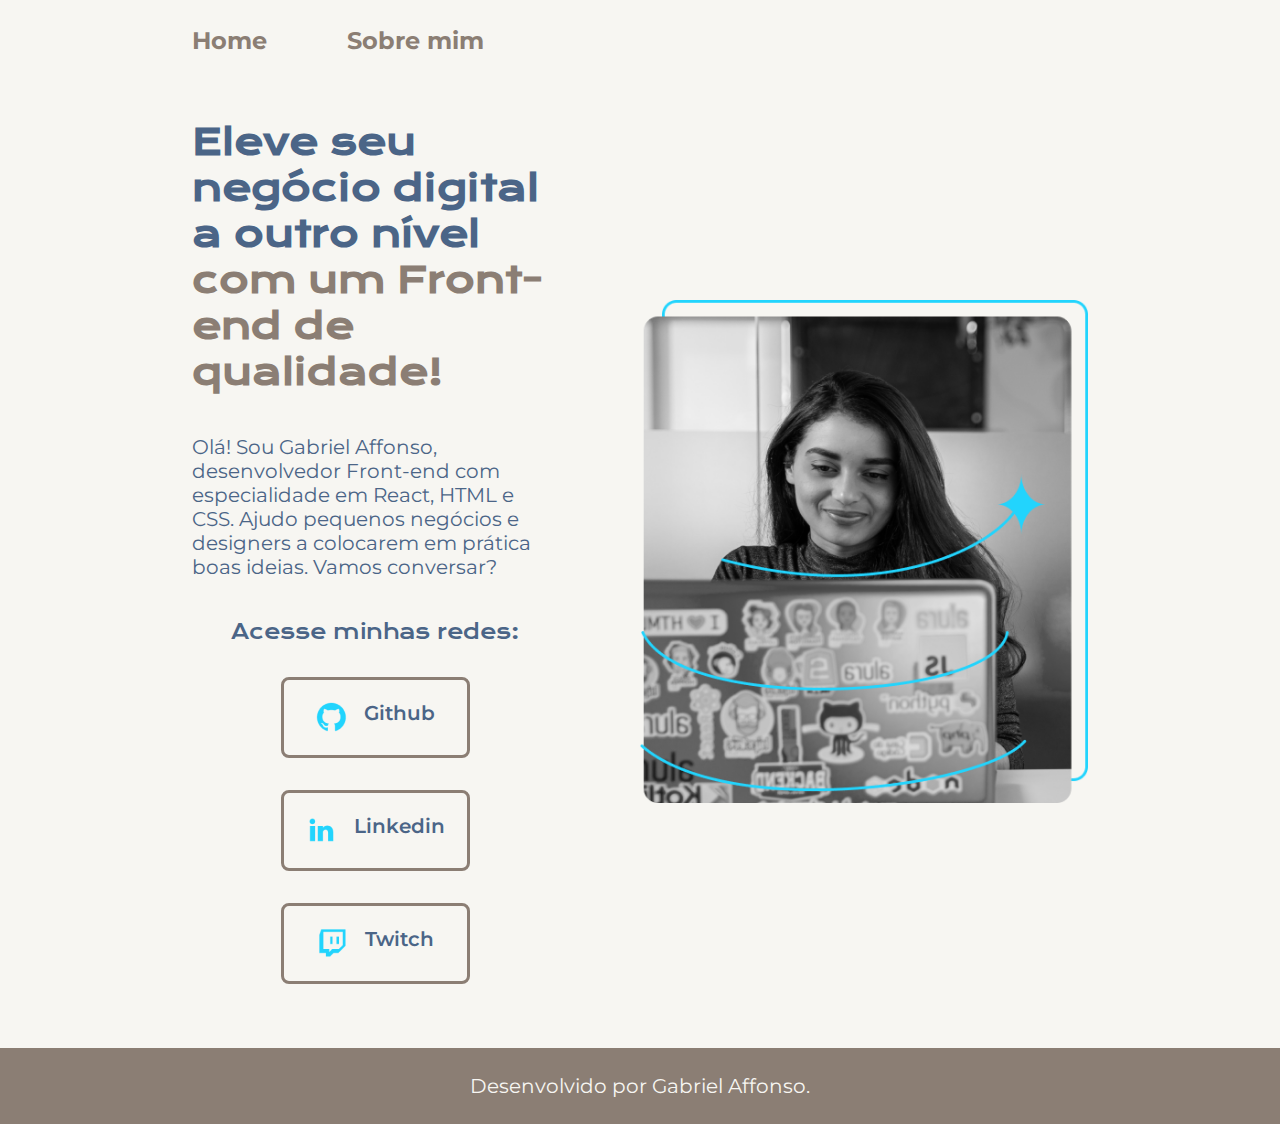
<file: index.html>
<!DOCTYPE html>
<html lang="pt-br">
<head>
    <meta charset="UTF-8"> 
    <meta http-equiv="X-UA-Compatible" content="IE=edge">
    <meta name="viewport" content="width=device-width, initial-scale=1.0">
    <title>Portfólio</title>
    <link rel="stylesheet" href="./style/style.css">

</head>

<body>
    <header class="cabecalho">
        <nav class="cabecalho__menu">
            <a class="cabecalho__menu__link" href="index.html">Home</a>
            <a class="cabecalho__menu__link" href="about.html">Sobre mim</a>
        </nav>
    </header>
    <main class="apresentacao">
        <section class="apresentacao__conteudo">
                <h1 class="apresentacao__conteudo__titulo">Eleve seu negócio digital a outro nível 
                <strong class="titulo-destaque">com um Front-end de qualidade!
                </strong></h1>
                <p class="apresentacao__conteudo__texto">Olá! Sou Gabriel Affonso, desenvolvedor Front-end com especialidade em React, HTML e CSS. Ajudo pequenos negócios e designers a colocarem em prática boas ideias. Vamos conversar?</p>
            
            <div class="apresentacao__links">
                <h2 class="apresentacao__links__subtitulo">Acesse minhas redes:</h2>
                
                <a class="github__botao" href="https://github.com/GabrielEdiTz">
                    <img src="./Imagens/github.png" alt="logo github">
                    Github </a>
                <a class="linkedin__botao" href="https://www.linkedin.com/in/gabriel-affonso-800083240/">
                    <img src="./Imagens/linkedin.png" alt="logo linkedin">
                    Linkedin </a>
                <a class="twitch__botao" href="https://twitch.tv/">
                    <img src="./Imagens/twitch.png" alt="logo twitch" class="logo twitch">
                    Twitch </a>       
            </div>     
        </section>
            <img class="apresentacao_imagem" src="./Imagens/Imagem Joana.png" alt="Joana Santos programando">
    </main>
    <footer class="rodape">
        <p>Desenvolvido por Gabriel Affonso.</p>
    </footer>
</body>
</html>
</file>
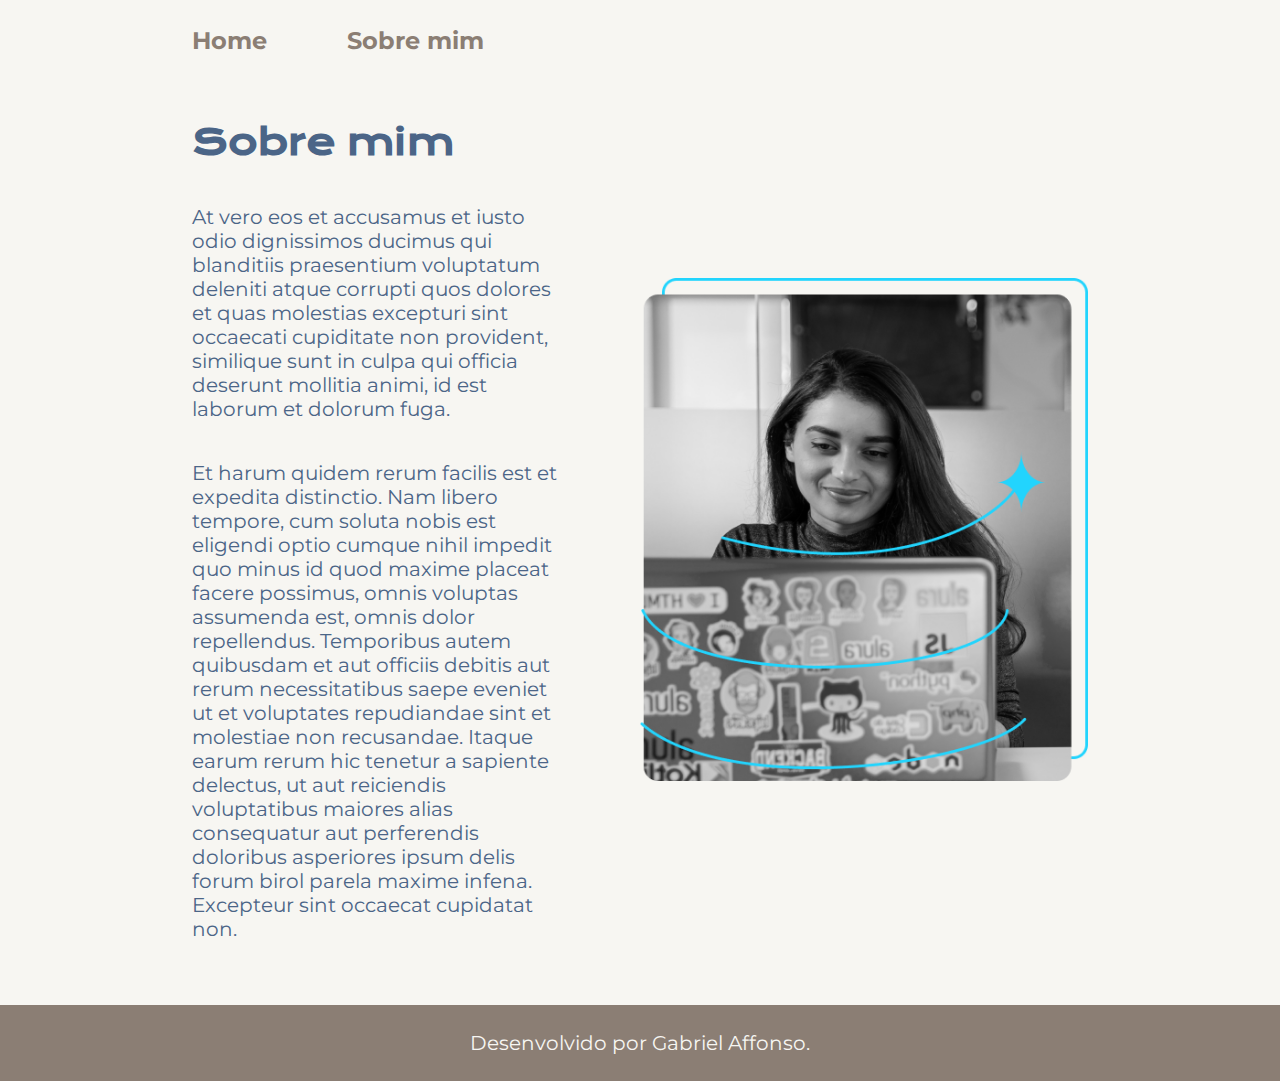
<file: about.html>
<!DOCTYPE html>
<html lang="pt-br">
<head>
    <meta charset="UTF-8">
    <meta http-equiv="X-UA-Compatible" content="IE=edge">
    <meta name="viewport" content="width=device-width, initial-scale=1.0">
    <title>Sobre mim</title>
    <link rel="stylesheet" href="./style/style.css">
</head>
<body>
    <header class="cabecalho">
        <nav class="cabecalho__menu">
            <a class="cabecalho__menu__link" href="index.html">Home</a>
            <a class="cabecalho__menu__link" href="about.html">Sobre mim</a>
        </nav>
    </header>
<main class="apresentacao">
<section class= "apresentacao__conteudo">
    <h1 class="apresentacao__conteudo__titulo">Sobre mim</h1>
    <p class="apresentacao__conteudo__texto">At vero eos et accusamus et iusto odio dignissimos ducimus qui blanditiis praesentium voluptatum deleniti atque corrupti quos dolores et quas molestias excepturi sint occaecati cupiditate non provident, similique sunt in culpa qui officia deserunt mollitia animi, id est laborum et dolorum fuga.</p>
    <p class="apresentacao__conteudo__texto">Et harum quidem rerum facilis est et expedita distinctio. Nam libero tempore, cum soluta nobis est eligendi optio cumque nihil impedit quo minus id quod maxime placeat facere possimus, omnis voluptas assumenda est, omnis dolor repellendus. Temporibus autem quibusdam et aut officiis debitis aut rerum necessitatibus saepe eveniet ut et voluptates repudiandae sint et molestiae non recusandae. Itaque earum rerum hic tenetur a sapiente delectus, ut aut reiciendis voluptatibus maiores alias consequatur aut perferendis doloribus asperiores ipsum delis forum birol parela maxime infena. Excepteur sint occaecat cupidatat non.</p>
</section>
<img class="apresentacao_imagem" src="./Imagens/Imagem Joana.png" alt="Foto da Joana Santos programando">
</main>

<footer class="rodape">
<p>Desenvolvido por Gabriel Affonso.</p>
</footer>
</body>
</html>
</body>
</html>
</file>
<file: style/style.css>
@import url('https://fonts.googleapis.com/css2?family=Krona+One&family=Montserrat&display=swap');

:root {
    --cor-primaria: #F7F6F2 ;
    --cor-secundaria: #4B6587;
    --cor-terciaria: #8B7E74 ;
}

* {
    margin: 0;
    padding: 0;
}

body{
    box-sizing: border-box;
    background-color: var(--cor-primaria);
    color: var(--cor-secundaria); /* Cor do texto */
} 

.cabecalho {
    padding: 2% 0 0 15%;
}

.cabecalho__menu{
    display: flex;
    gap: 80px;
    font-weight: bold;
}

.cabecalho__menu__link{
    color: var(--cor-terciaria);
    font-family: 'Montserrat', sans-serif;
    font-size: 1.5rem;
    font-weight: 600px;
    text-decoration: none;
}

.titulo-destaque { 
    color: var(--cor-terciaria);
 } /* Titulo principal */
 
.apresentacao{
    gap: 82px;
    padding: 5% 15%;
    display: flex;
    align-items: center;
    justify-content: space-between;
} 

.apresentacao__conteudo {
    width: 50%;
    display: flex;
    flex-direction: column;
    gap: 40px;
} 

.apresentacao__conteudo__titulo {
    font-family:'Krona One', sans-serif;;
    font-size: 2.25rem;
} 

.apresentacao__conteudo__texto {
    font-family: 'Montserrat', sans-serif;
    font-size: 1.25rem;
} /* Aqui está definido o subtitulo */

.apresentacao__links__subtitulo {
    font-family: "Krona One" , sans-serif;
    font-weight: 400;
    font-size: 1.25rem;
} /* Corpo do texto */

.apresentacao__links {
    display: flex;
    flex-direction: column;
    justify-content: space-between;
    align-items: center; 
    gap: 32px;
} /* Subtitulo das redes sociais: */

.github__botao {
    display: flex;
    justify-content: center;
    gap: 16px;
    border: 3px solid var(--cor-terciaria);
    text-align: center;
    width: 50%;
    border-radius: 8px;
    font-weight: 600;
    font-size: 1.25rem;
    font-family: 'Montserrat', sans-serif;
    padding: 21.5px 0;
    text-decoration: none;
    color: var(--cor-secundaria);
} 

.linkedin__botao {
    display: flex;
    justify-content: center;
    gap: 16px;
    border: 3px solid var(--cor-terciaria);
    text-align: center;
    width: 50%;
    border-radius: 8px;
    font-weight: 600;
    font-size: 1.25rem;
    font-family: 'Montserrat', sans-serif;
    padding: 21.5px 0;
    text-decoration: none;
    color: var(--cor-secundaria);
} 

.twitch__botao { 
    display: flex;
    justify-content: center;
    gap: 16px;
    border: 3px solid var(--cor-terciaria);
    text-align: center;
    width: 50%;
    border-radius: 8px;
    font-weight: 600;
    font-size: 1.25rem;
    font-family: 'Montserrat', sans-serif;
    padding: 21.5px 0;
    text-decoration: none;
    color: var(--cor-secundaria);
    
} 

.apresentacao_imagem {
    width: 50%;
}

.github__botao:hover {
    border:3px solid rgb(194, 194, 194);
    animation: github-border 1s infinite;
    font-size: 1.75rem;
} 

.linkedin__botao:hover {
    border:3px solid rgb(27, 18, 160);
    animation: linkedin-border 1s infinite;
    font-size: 1.75rem;
} 

.twitch__botao:hover {
    border:3px solid purple;
    animation: twitch-border 1s infinite;
    font-size: 1.75rem;
} 

.github__botao:hover img {
    transform: scale(1.1);
} 

.linkedin__botao:hover img {
    transform: scale(1.1);
} 

.twitch__botao:hover img {
    transform: scale(1.1);
} 

@keyframes github-border {
    0% {
        border-color: rgb(0, 0, 0);
    }
    50% {
        border-color: #6b6b6b;
    }
    100% {
        border-color: rgb(0, 0, 0);
    }
} /* Transição da borda do github */ 

@keyframes linkedin-border {
    0% {
        border-color: #6b6b6b
    }
    50% {
        border-color: rgb(17, 0, 255);
    }
    100% {
        border-color: #6b6b6b;
    }
} /* Transição da borda do linkedin */ 

@keyframes twitch-border {
    0% {
        border-color: rgb(192, 0, 192);
    }
    50% {
        border-color: #440191;
    }
    100% {
        border-color: rgb(192, 0, 192);
    }
} /* Transição da borda da twitch */ 

.rodape {
    color: var(--cor-primaria);
    background-color: var(--cor-terciaria);
    padding: 26px;
    text-align: center;
    font-family: 'Montserrat', sans-serif;
    font-size: 1.25rem;
} 

@media (max-width: 1265px) {

    .cabecalho {
        padding: 10%;
}

    .cabecalho__menu {
       justify-content: center;
    }

    .apresentacao {
    flex-direction: column-reverse;
    padding: 5%;
}

    .apresentacao__conteudo {
        width: auto;
    }
}
</file>
